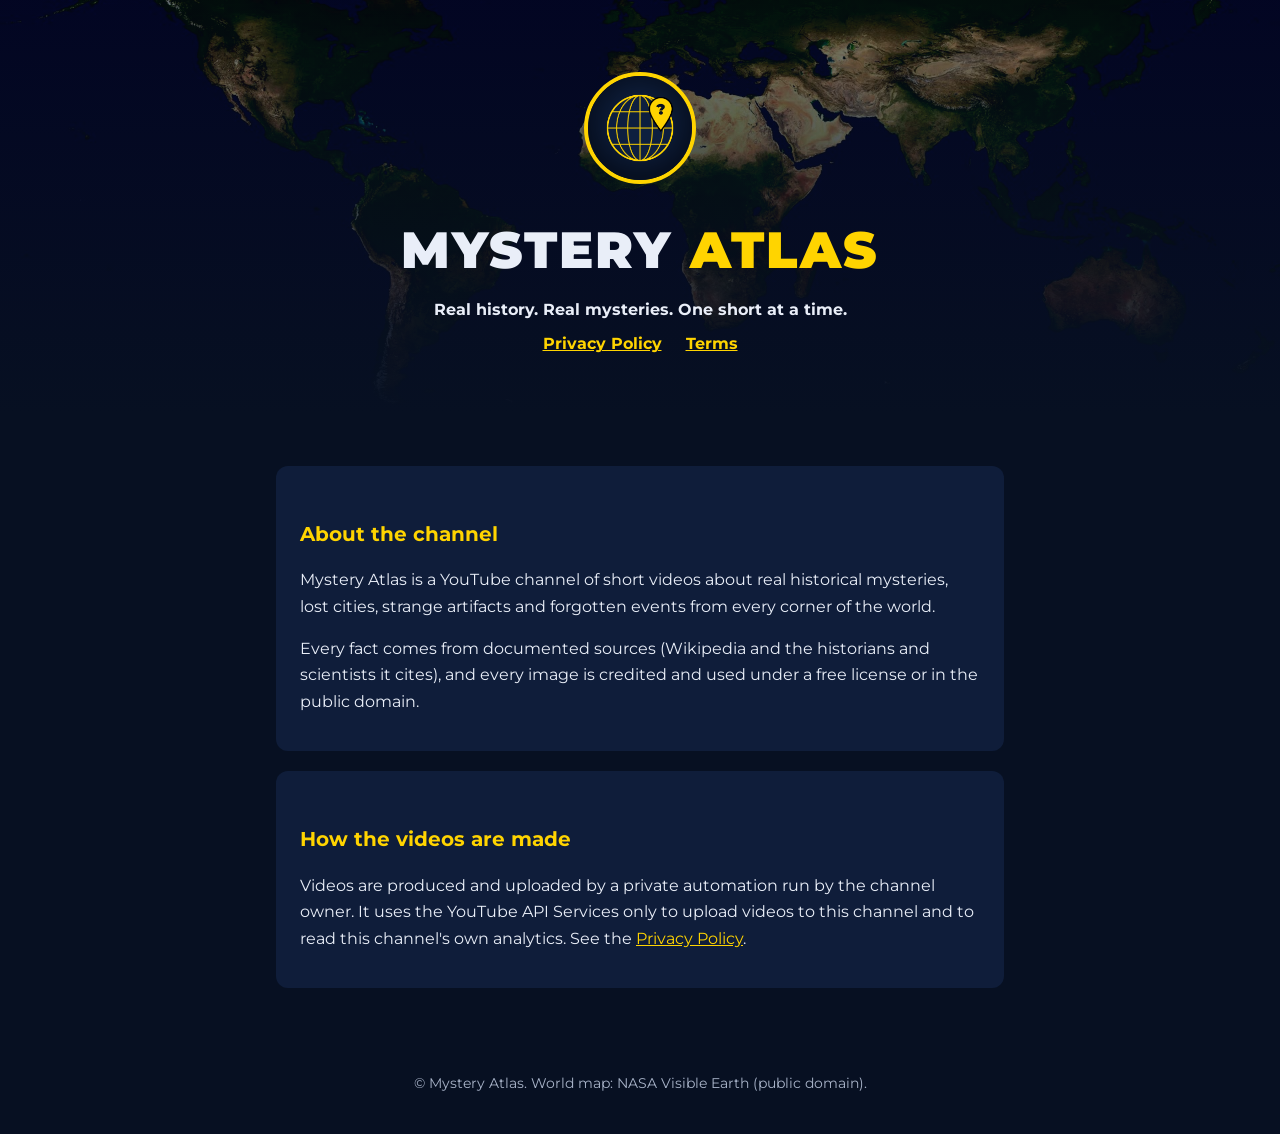
<file: index.html>
<!doctype html>
<html lang="en">
<head>
  <meta charset="utf-8">
  <meta name="viewport" content="width=device-width, initial-scale=1">
  <title>Mystery Atlas</title>
  <meta name="description" content="Mystery Atlas: short, true stories about real historical mysteries, lost places and forgotten events.">
  <link rel="icon" href="perfil.png">
  <link href="https://fonts.googleapis.com/css2?family=Montserrat:wght@400;700;900&display=swap" rel="stylesheet">
  <link rel="stylesheet" href="style.css">
</head>
<body>
  <header class="topo">
    <img src="perfil.png" alt="Mystery Atlas logo">
    <h1>MYSTERY <span>ATLAS</span></h1>
    <p>Real history. Real mysteries. One short at a time.</p>
    <nav><a href="privacy.html">Privacy Policy</a> <a href="terms.html">Terms</a></nav>
  </header>
  <main>
    <div class="cartao">
      <h2>About the channel</h2>
      <p>Mystery Atlas is a YouTube channel of short videos about real historical mysteries, lost cities, strange artifacts and forgotten events from every corner of the world.</p>
      <p>Every fact comes from documented sources (Wikipedia and the historians and scientists it cites), and every image is credited and used under a free license or in the public domain.</p>
    </div>
    <div class="cartao">
      <h2>How the videos are made</h2>
      <p>Videos are produced and uploaded by a private automation run by the channel owner. It uses the YouTube API Services only to upload videos to this channel and to read this channel's own analytics. See the <a href="privacy.html">Privacy Policy</a>.</p>
    </div>
  </main>
  <footer>© Mystery Atlas. World map: NASA Visible Earth (public domain).</footer>
</body>
</html>
</file>
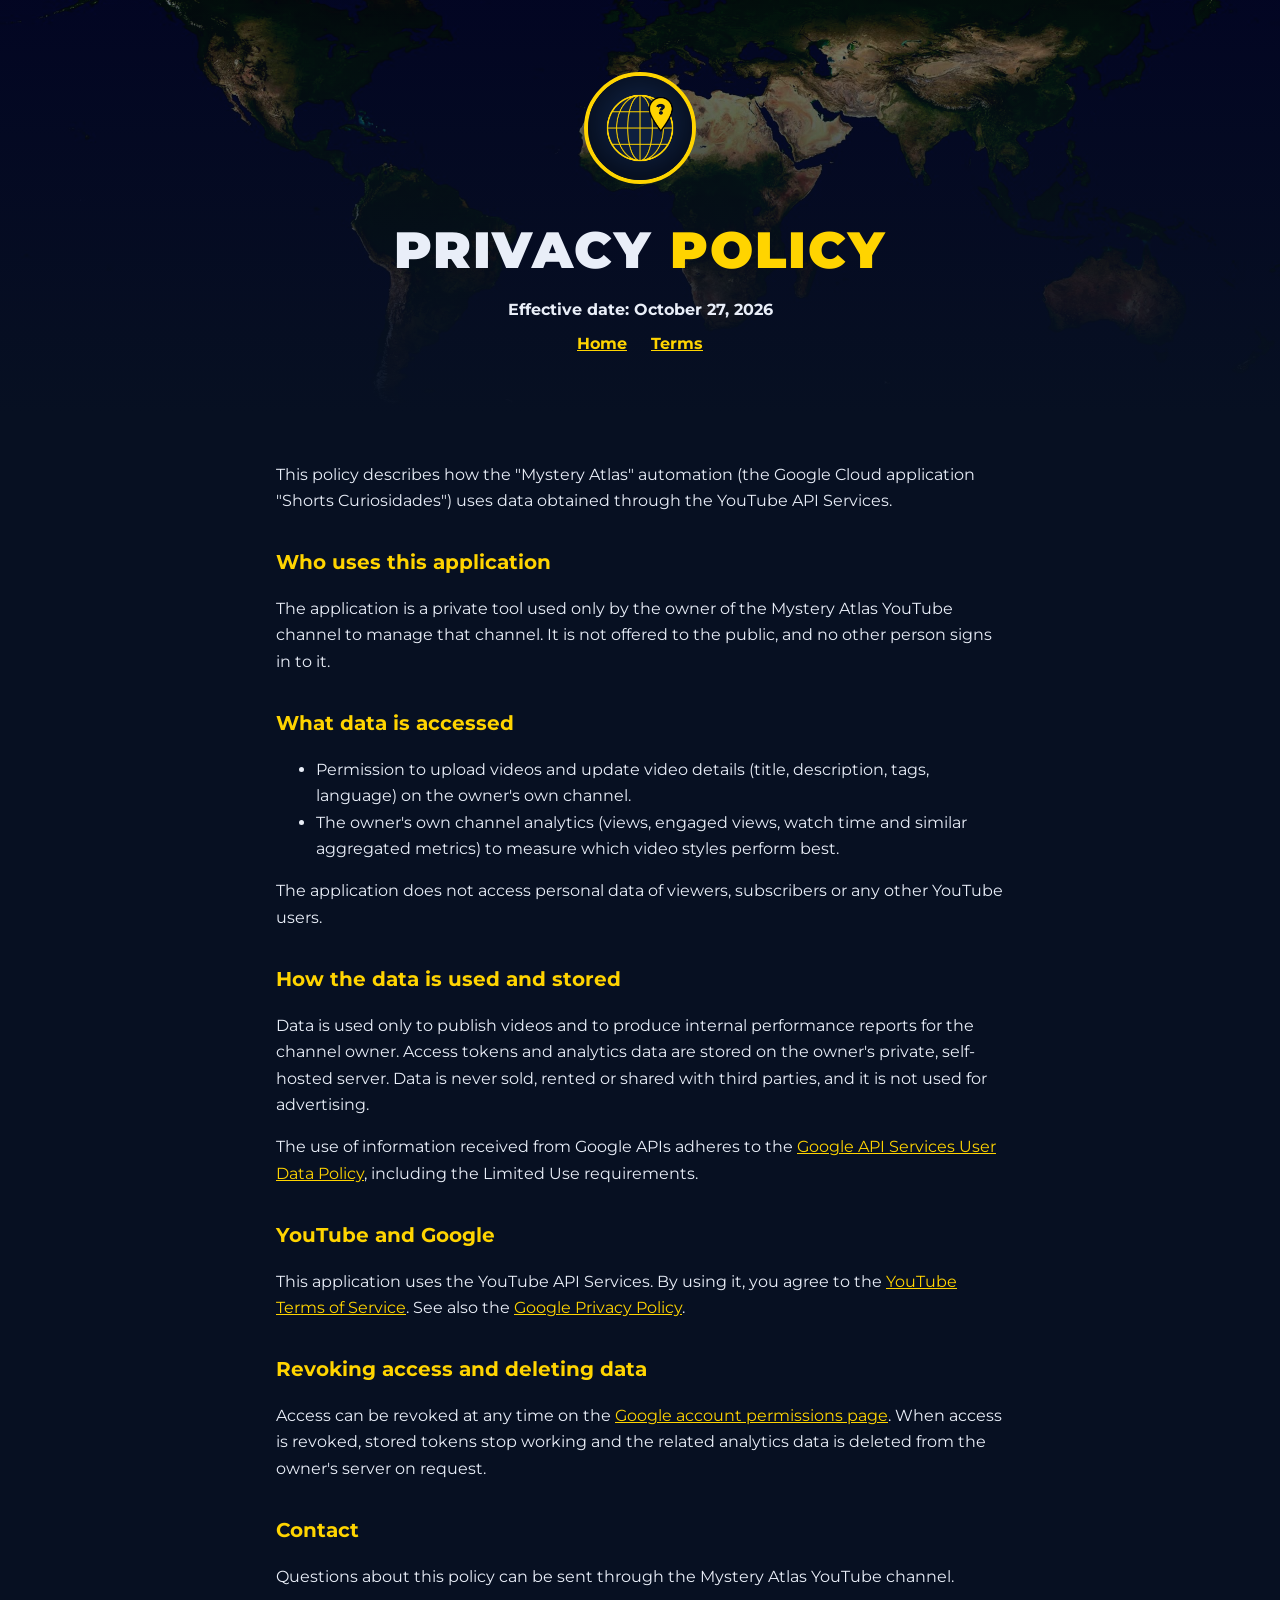
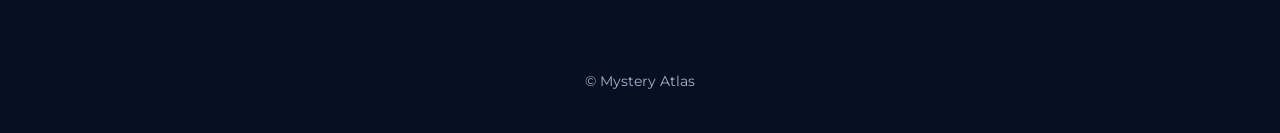
<file: privacy.html>
<!doctype html>
<html lang="en">
<head>
  <meta charset="utf-8">
  <meta name="viewport" content="width=device-width, initial-scale=1">
  <title>Privacy Policy · Mystery Atlas</title>
  <link rel="icon" href="perfil.png">
  <link href="https://fonts.googleapis.com/css2?family=Montserrat:wght@400;700;900&display=swap" rel="stylesheet">
  <link rel="stylesheet" href="style.css">
</head>
<body>
  <header class="topo">
    <img src="perfil.png" alt="Mystery Atlas logo">
    <h1>PRIVACY <span>POLICY</span></h1>
    <p>Effective date: October 27, 2026</p>
    <nav><a href="index.html">Home</a> <a href="terms.html">Terms</a></nav>
  </header>
  <main>
    <p>This policy describes how the "Mystery Atlas" automation (the Google Cloud application "Shorts Curiosidades") uses data obtained through the YouTube API Services.</p>

    <h2>Who uses this application</h2>
    <p>The application is a private tool used only by the owner of the Mystery Atlas YouTube channel to manage that channel. It is not offered to the public, and no other person signs in to it.</p>

    <h2>What data is accessed</h2>
    <ul>
      <li>Permission to upload videos and update video details (title, description, tags, language) on the owner's own channel.</li>
      <li>The owner's own channel analytics (views, engaged views, watch time and similar aggregated metrics) to measure which video styles perform best.</li>
    </ul>
    <p>The application does not access personal data of viewers, subscribers or any other YouTube users.</p>

    <h2>How the data is used and stored</h2>
    <p>Data is used only to publish videos and to produce internal performance reports for the channel owner. Access tokens and analytics data are stored on the owner's private, self-hosted server. Data is never sold, rented or shared with third parties, and it is not used for advertising.</p>
    <p>The use of information received from Google APIs adheres to the <a href="https://developers.google.com/terms/api-services-user-data-policy">Google API Services User Data Policy</a>, including the Limited Use requirements.</p>

    <h2>YouTube and Google</h2>
    <p>This application uses the YouTube API Services. By using it, you agree to the <a href="https://www.youtube.com/t/terms">YouTube Terms of Service</a>. See also the <a href="https://policies.google.com/privacy">Google Privacy Policy</a>.</p>

    <h2>Revoking access and deleting data</h2>
    <p>Access can be revoked at any time on the <a href="https://myaccount.google.com/permissions">Google account permissions page</a>. When access is revoked, stored tokens stop working and the related analytics data is deleted from the owner's server on request.</p>

    <h2>Contact</h2>
    <p>Questions about this policy can be sent through the Mystery Atlas YouTube channel.</p>
  </main>
  <footer>© Mystery Atlas</footer>
</body>
</html>
</file>
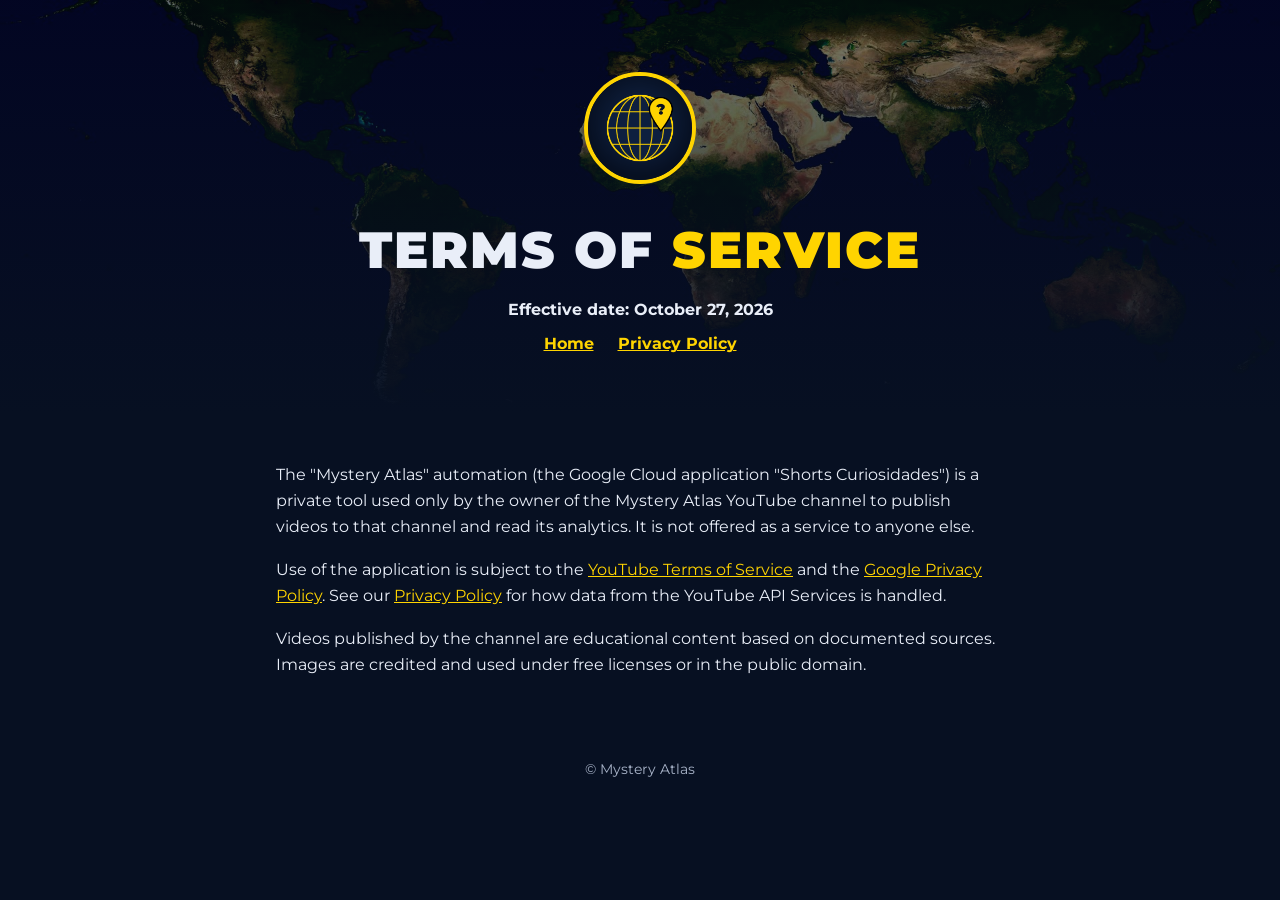
<file: terms.html>
<!doctype html>
<html lang="en">
<head>
  <meta charset="utf-8">
  <meta name="viewport" content="width=device-width, initial-scale=1">
  <title>Terms of Service · Mystery Atlas</title>
  <link rel="icon" href="perfil.png">
  <link href="https://fonts.googleapis.com/css2?family=Montserrat:wght@400;700;900&display=swap" rel="stylesheet">
  <link rel="stylesheet" href="style.css">
</head>
<body>
  <header class="topo">
    <img src="perfil.png" alt="Mystery Atlas logo">
    <h1>TERMS OF <span>SERVICE</span></h1>
    <p>Effective date: October 27, 2026</p>
    <nav><a href="index.html">Home</a> <a href="privacy.html">Privacy Policy</a></nav>
  </header>
  <main>
    <p>The "Mystery Atlas" automation (the Google Cloud application "Shorts Curiosidades") is a private tool used only by the owner of the Mystery Atlas YouTube channel to publish videos to that channel and read its analytics. It is not offered as a service to anyone else.</p>
    <p>Use of the application is subject to the <a href="https://www.youtube.com/t/terms">YouTube Terms of Service</a> and the <a href="https://policies.google.com/privacy">Google Privacy Policy</a>. See our <a href="privacy.html">Privacy Policy</a> for how data from the YouTube API Services is handled.</p>
    <p>Videos published by the channel are educational content based on documented sources. Images are credited and used under free licenses or in the public domain.</p>
  </main>
  <footer>© Mystery Atlas</footer>
</body>
</html>
</file>
<file: style.css>
:root {
  --noite: #071022;
  --painel: #0f1d3a;
  --amarelo: #ffd400;
  --texto: #e9eef8;
  --suave: #a8b3c8;
}
* { box-sizing: border-box; }
body {
  margin: 0;
  background: var(--noite);
  color: var(--texto);
  font-family: "Montserrat", system-ui, -apple-system, "Segoe UI", sans-serif;
  line-height: 1.65;
}
a { color: var(--amarelo); }
.topo {
  background: linear-gradient(180deg, rgba(7, 16, 34, 0.35), var(--noite)), url("mapa.jpg") center / cover no-repeat;
  padding: 72px 16px 56px;
  text-align: center;
}
.topo img { width: 112px; height: 112px; border-radius: 50%; border: 4px solid var(--amarelo); }
.topo h1 { margin: 16px 0 4px; font-size: clamp(2rem, 6vw, 3.2rem); font-weight: 900; letter-spacing: 0.04em; }
.topo h1 span { color: var(--amarelo); }
.topo p { margin: 0; color: var(--texto); font-weight: 700; }
main { max-width: 760px; margin: 0 auto; padding: 32px 16px 64px; }
h2 { color: var(--amarelo); font-size: 1.25rem; margin-top: 2rem; }
.cartao { background: var(--painel); border-radius: 12px; padding: 20px 24px; margin: 20px 0; }
nav { text-align: center; margin: 8px 0 0; }
nav a { margin: 0 10px; font-weight: 700; }
footer { text-align: center; color: var(--suave); font-size: 0.85rem; padding: 0 16px 40px; }
</file>
